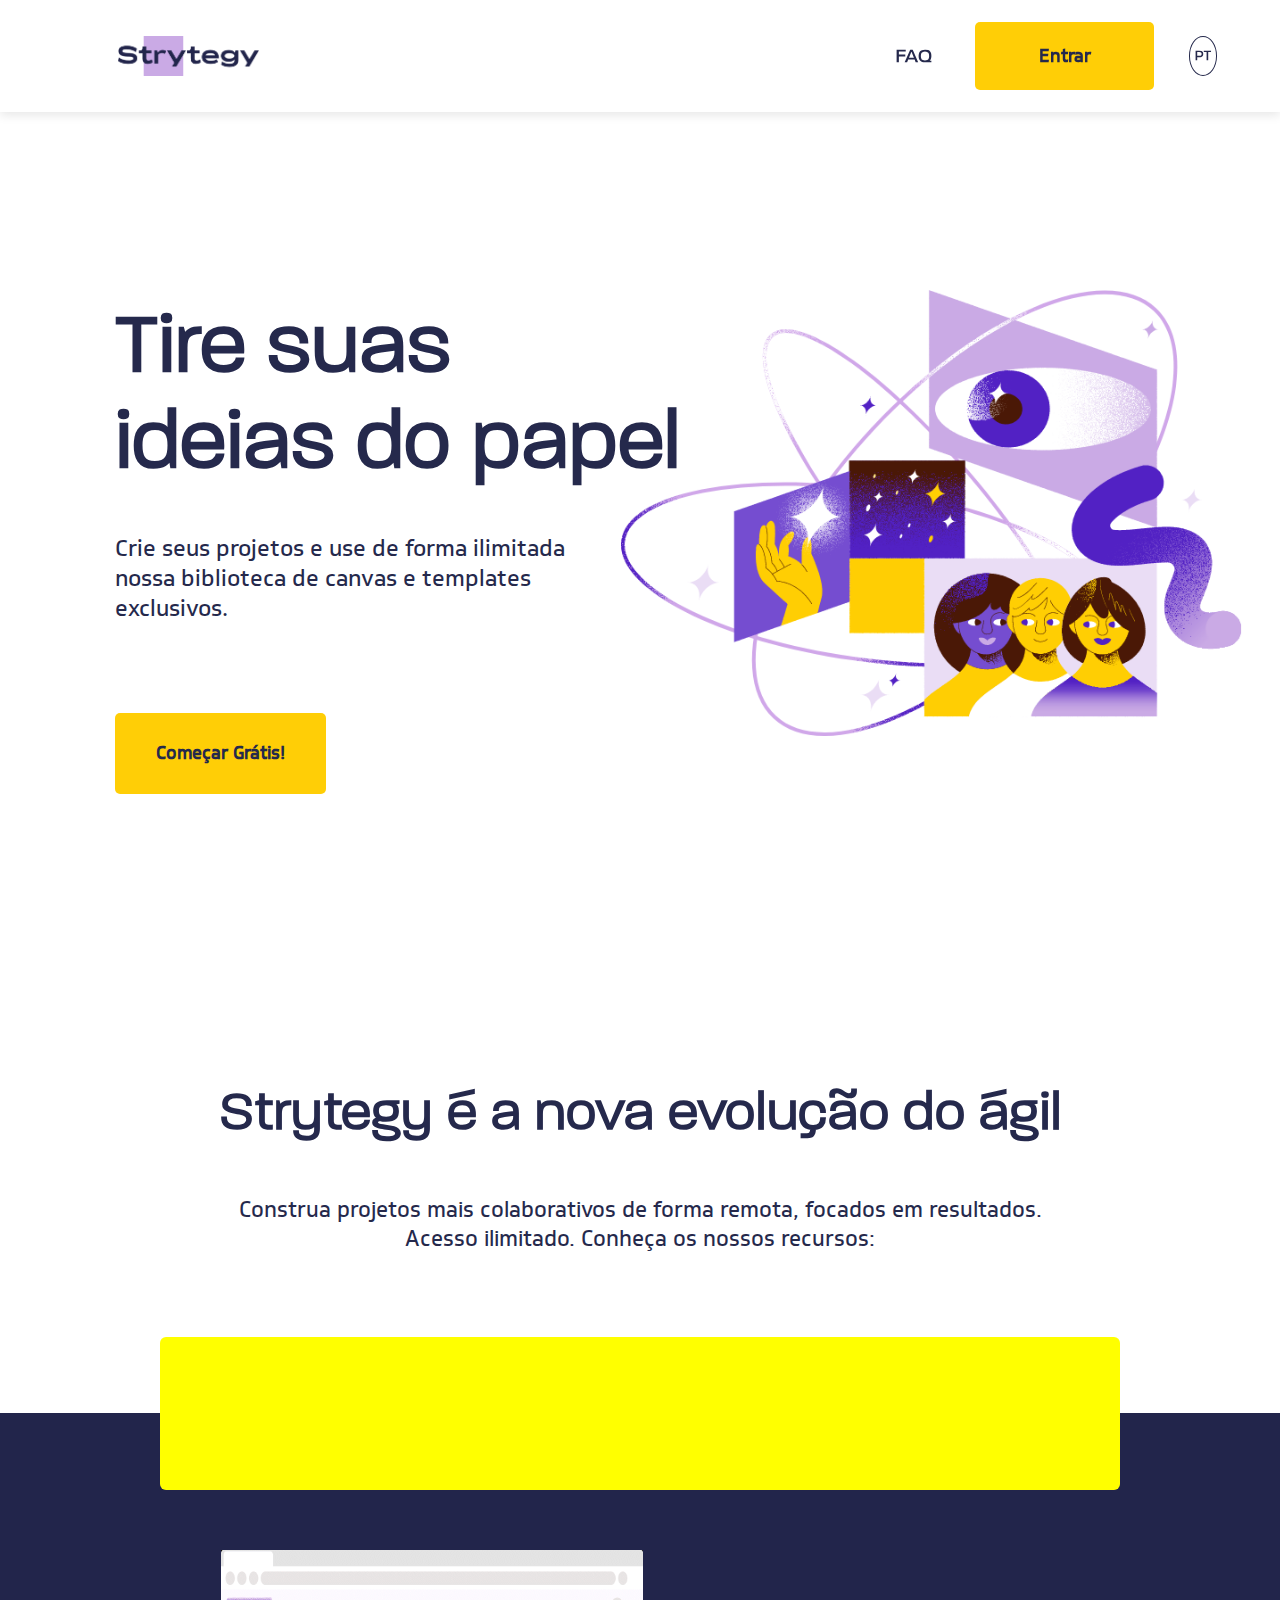
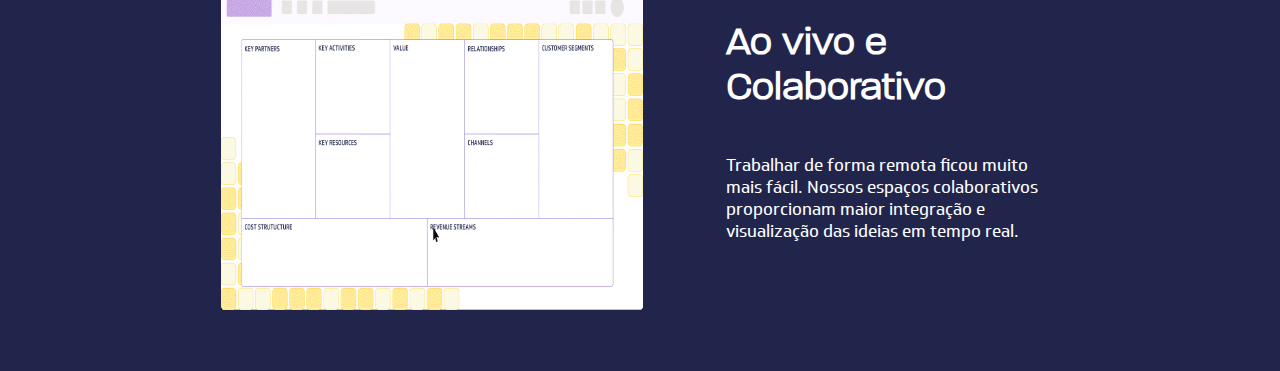
<file: index.html>
<html>

<head>
    <title>Strytegy</title>
    <link rel="stylesheet" href="./assets/style/style.css">
</head>

<body>
    <header>
        <div class="header__container">
            <figure class="header__logo">
                <a href="https://www.strytegy.com/pt-br/">
                    <img class="header__logo--img" src="./assets/img/logo-cf33a1f1c3438e92e3b62f6b15e71932.png"
                        alt="Strytegy Logo">
                </a>
            </figure>
            <nav class="header__nav">
                <span class="header__nav--button-faq">
                    <a href="https://www.strytegy.com/faq/pt-br/">faq</a>
                </span>
                <span class="header__span--yellow-button">
                    <a href="https://go.strytegy.com/">
                        <button class="header__nav--button-yellow">
                            entrar
                        </button>
                    </a>
                </span>
                <span>
                    <a href="https://www.strytegy.com/en-us/">
                        <button class="header__nav--button-language">
                            pt
                        </button>
                    </a>
                </span>
            </nav>
        </div>
    </header>
    <main class="main__container">
        <section class="main__section--intro-wrapper">
            <div class="main__intro">
                <div class="main__intro--title">
                    <h1>Tire suas ideias do papel</h1>
                </div>
                <div class="main__intro--subtitle">
                    <p>Crie seus projetos e use de forma ilimitada nossa biblioteca de canvas e templates exclusivos.
                    </p>
                </div>
                <div class="main__intro--yellow-button">
                    <a href="https://go.strytegy.com/signup?language=pt-br">
                        <button class="main__intro--button">começar grátis!</button>
                    </a>
                </div>
            </div>
        </section>
        <section class="main__section--feature-wrapper">
            <div>
                <div class="main__feature--title">
                <div class="main__title-box--h2">
                    <h2>Strytegy é a nova evolução do ágil</h2>
                </div>
                <div class="main__title-box--text">
                    <p>Construa projetos mais colaborativos de forma remota, focados em resultados. </p>
                    <p>Acesso ilimitado. Conheça os nossos recursos:</p>
                </div>
            </div>
            <div>
                <div class="main__feature--links-wrapper">
                    <div class="main__feature--links">

                    </div>
                </div>
                <div class="main__feature--resources">
                    <figure class="main__resources--img">
                        <img src="./assets/img/feature-meeting-9cf50dd5f3776a598ae12991f992de91.gif" alt="">
                    </figure>
                    <div class="main__resources--text-wrapper">
                        <h2 class="main__resources--h2">Ao vivo e Colaborativo</h2>
                        <p class="main__resources--p">Trabalhar de forma remota ficou muito mais fácil. Nossos espaços colaborativos proporcionam maior integração e visualização das ideias em tempo real.</p>
                    </div>
                </div>
            </div>
            </div>
        </section>
    </main>
    <footer></footer>
</body>

</html>
</file>
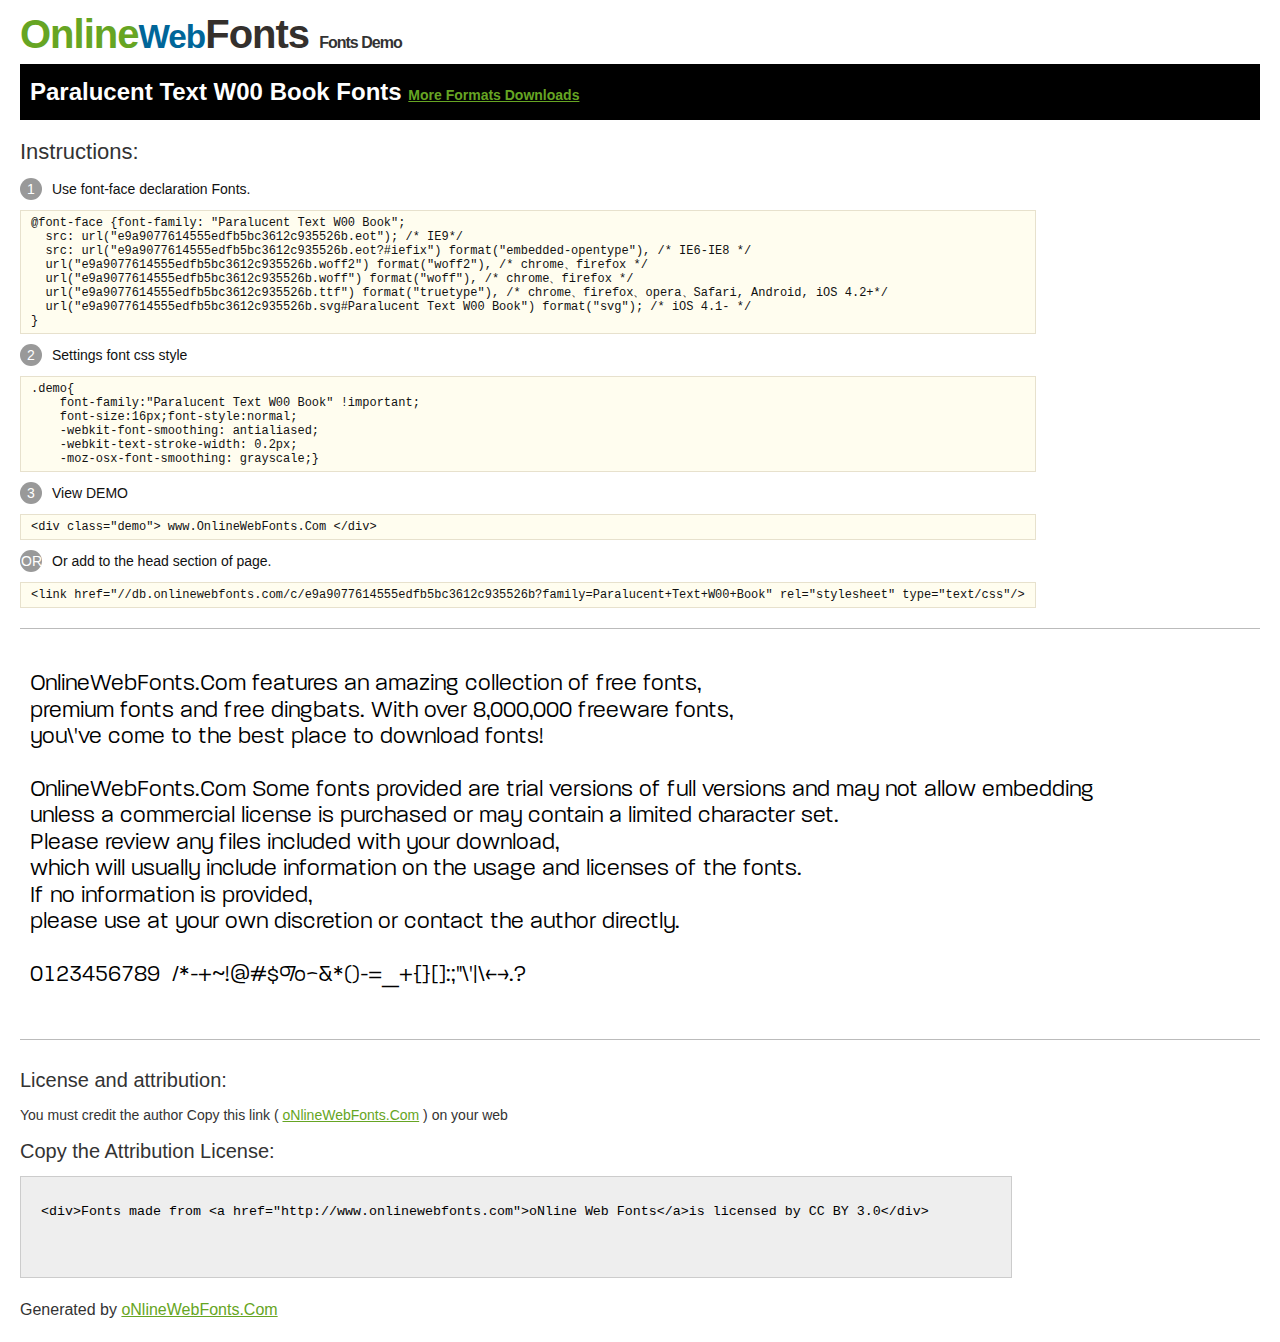
<file: assets/fonts/Paralucent/@font-face/Demo.html>
<!DOCTYPE html>
<html>
<head>
<meta charset="utf-8"/>
<title>Paralucent Text W00 Book Font - OnlineWebFonts.COM</title>
<style type="text/css">
@font-face {font-family: "Paralucent Text W00 Book";
  src: url("e9a9077614555edfb5bc3612c935526b.eot"); /* IE9*/
  src: url("e9a9077614555edfb5bc3612c935526b.eot?#iefix") format("embedded-opentype"), /* IE6-IE8 */
  url("e9a9077614555edfb5bc3612c935526b.woff2") format("woff2"), /* chrome、firefox */
  url("e9a9077614555edfb5bc3612c935526b.woff") format("woff"), /* chrome、firefox */
  url("e9a9077614555edfb5bc3612c935526b.ttf") format("truetype"), /* chrome、firefox、opera、Safari, Android, iOS 4.2+*/
  url("e9a9077614555edfb5bc3612c935526b.svg#Paralucent Text W00 Book") format("svg"); /* iOS 4.1- */
}
*{margin:0;padding:0;list-style:none;}pre{border:solid 1px #e7e1cd;background-color:#fffdef;overflow:auto;font-size:12px;line-height:14px;margin-top:10px;margin-right:0;margin-bottom:10px;margin-left:0;padding-top:5px;padding-right:10px;padding-bottom:5px;padding-left:10px;}.demo pre{color:#000;line-height: 1.2em;font-family:"Paralucent Text W00 Book"!important;font-size:22px;background-color:#FFF;border-top-width:0px;border-right-width:0px;border-bottom-width:0px;border-left-width:0px;}body{font-family:sans-serif;line-height:1.5;font-size:16px;padding:20px;color:#333;}:hover,:before,:after{-webkit-transition:all 0.1s ease-in;-moz-transition:all 0.1s ease-in;-ms-transition:all 0.1s ease-in;-o-transition:all 0.1s ease-in;transition:all 0.1s ease-in;}*{-moz-box-sizing:border-box;-webkit-box-sizing:border-box;box-sizing:border-box;margin:0;padding:0;}a{color:#66A523;}h1.logo{font-size:40px;letter-spacing:-1px;margin-top:-16px;}h1.logo strong{font-size:16px;font-family:sans-serif;color:#333;}h1.logo a{color:#34302d;text-decoration:none;}h1.logo a span{color:#66A523;}h1.logo a small{color:#006699;}.info{float:left;font-size:14px;margin-top:15px;}.info ul{margin-left:0px;color:#111;margin-bottom:20px;}.info .exs{font-size:12px;color:#666;margin-left:35px;display:block;}.info ul li{margin-top:10px;list-style:none;}.info .numno{color:#fff;border-radius:20px;padding:1px;display:inline-block;width:22px;height:22px;text-align:center;margin-right:10px;background-color:#999999;}.info ul strong{font-weight:normal;color:#000;}.info .inst{font-size:22px;margin-bottom:10px;}.demo{float:left;width:100%;height:auto;border-top-width:1px;border-top-style:solid;border-top-color:#bbb;border-bottom-width:1px;border-bottom-style:solid;border-bottom-color:#bbb;padding-bottom:10px;}.demo .demo_svg{float:left;height:auto;width:100px;margin-right:5px;margin-left:5px;margin-bottom:10px;}.demo .demo_svg i{float:left;height:80px;width:80px;text-align:center;font-size:40px;margin-left:10px;line-height:80px;color:#777;}.demo .demo_svg .code{float:left;height:20px;width:100%;overflow:hidden;text-align:center;line-height:20px;font-size:11px;color:#666;}.demo .demo_svg .txt{float:left;height:20px;width:100%;font-size:11px;text-align:center;white-space:nowrap;overflow:hidden;line-height:20px;}.demo .demo_svg:hover i{font-size:60px;color:#333;}.by{padding-top:15px;float:left;width:100%;margin-top:10px;margin-right:0;margin-bottom:10px;margin-left:0;}.by{margin-bottom:10px;font-size:20px;}.by .attr{font-size:14px;color:#333;padding-top:10px;padding-bottom:10px;}textarea{width:80%;height:auto;border:1px solid #CCC;resize:none;background:#EEE;padding:20px;float:left;margin-top:10px;line-height:30px;}#footer{float:left;width:100%;margin-top:10px;padding-bottom:20px;}h2{background-color:#000;padding-top:10px;padding-bottom:10px;padding-left:10px;color:#FFF;}
</style>
</head>
<body>
<h1 class="logo"> <a href="http://www.onlinewebfonts.com/"> <span>Online</span><small>Web</small>Fonts</a> <strong>Fonts Demo</strong></h1>
<h2>
Paralucent Text W00 Book Fonts <a style="font-size:14px;" href="http://www.onlinewebfonts.com/download/e9a9077614555edfb5bc3612c935526b" target="_blank">More Formats Downloads</a></h2>
<div class="info">
  <div class="inst">Instructions:</div>
  <ul>
    <li>
      <p> <span class="numno">1</span>Use font-face declaration Fonts.<br />
        <span class="exs">
        <pre>
@font-face {font-family: "Paralucent Text W00 Book";
  src: url("e9a9077614555edfb5bc3612c935526b.eot"); /* IE9*/
  src: url("e9a9077614555edfb5bc3612c935526b.eot?#iefix") format("embedded-opentype"), /* IE6-IE8 */
  url("e9a9077614555edfb5bc3612c935526b.woff2") format("woff2"), /* chrome、firefox */
  url("e9a9077614555edfb5bc3612c935526b.woff") format("woff"), /* chrome、firefox */
  url("e9a9077614555edfb5bc3612c935526b.ttf") format("truetype"), /* chrome、firefox、opera、Safari, Android, iOS 4.2+*/
  url("e9a9077614555edfb5bc3612c935526b.svg#Paralucent Text W00 Book") format("svg"); /* iOS 4.1- */
}
</pre>
      </span> 
    </li>
    <li>
      <p> <span class="numno">2</span>Settings font css style <br />
      <span class="exs">
<pre>
.demo{
    font-family:"Paralucent Text W00 Book" !important;
    font-size:16px;font-style:normal;
    -webkit-font-smoothing: antialiased;
    -webkit-text-stroke-width: 0.2px;
    -moz-osx-font-smoothing: grayscale;}
</pre>
      </span> 
    </li>
    <li>
      <p> <span class="numno">3</span>View DEMO <br />
      <span class="exs"><pre>
&lt;div class="demo"&gt; www.OnlineWebFonts.Com &lt;/div&gt;
</pre></span> 
    </li>
    <li>
      <p> <span class="numno">OR</span>Or add to the head section of page. <br />
      <span class="exs"><pre>
&lt;link href="//db.onlinewebfonts.com/c/e9a9077614555edfb5bc3612c935526b?family=Paralucent+Text+W00+Book" rel="stylesheet" type="text/css"/&gt;
</pre></span> 
    </li>
  </ul>
</div>
<div class="demo">
<pre>

OnlineWebFonts.Com features an amazing collection of free fonts,
premium fonts and free dingbats. With over 8,000,000 freeware fonts, 
you\'ve come to the best place to download fonts! 

OnlineWebFonts.Com Some fonts provided are trial versions of full versions and may not allow embedding 
unless a commercial license is purchased or may contain a limited character set. 
Please review any files included with your download, 
which will usually include information on the usage and licenses of the fonts. 
If no information is provided, 
please use at your own discretion or contact the author directly. 

0123456789  /*-+~!@#$%^&*()-=_+{}[]:;"\'|\<>.?

</pre>
</div>

<div class="by">
<div class="by_title">License and attribution:</div>
<div class="attr">You must credit the author Copy this link ( <a href="http://www.onlinewebfonts.com" target="_blank">oNlineWebFonts.Com</a> ) on your web </div><div class="usetitle">Copy the Attribution License:</div>
<textarea onclick="this.focus();this.select();">&lt;div&gt;Fonts made from &lt;a href="http://www.onlinewebfonts.com"&gt;oNline Web Fonts&lt;/a&gt;is licensed by CC BY 3.0&lt;/div&gt;</textarea>
</div>
<div id="footer">
    <div>Generated by <a href="http://www.onlinewebfonts.com" target="_blank">oNlineWebFonts.Com</a></div>
</div>
</body>
</html>
</file>
<file: assets/style/style.css>
@font-face {
    font-family: "Soleto";
    src: url('../fonts/Soleto-Regular/Soleto-Regular.ttf');
  }
@font-face {
    font-family: "Paralucent";
    src: url("../fonts/Paralucent/Paralucent.ttf");
}
*{
    padding:0;
    margin: 0;
    box-sizing: border-box;
    text-decoration: none;
    color: #25294C;
}

.header__container{
    width: 100vw;
    height: 12.4vh;
    background-color: #fff;
    box-shadow: 0 3px 10px #0000001A;
    display: flex;
    align-items: center;
    justify-content: space-between;
    position: fixed;
}
.header__logo{
    margin-left: 9.2vw;
}
.header__logo--img{
    width: 11vw;
}
.header__nav{
    width: 32%;
    display: flex;
    align-items: center;
    justify-content: space-evenly;
}
.header__nav--button-faq a{
    width:3vw;
    font-size: 1.55vw;
    font-family: 'Paralucent';
    font-weight: bold;
    text-transform: uppercase;
    margin-right: 1.5vw;
}
.header__span--yellow-button{
    width: 14.8vw;
    display: flex;
    align-items: center;
}
.header__nav--button-yellow, .main__intro--button{
    width:14vw;
    height: 7.5vh;
    font-family: 'Soleto';
    font-size: 1.4vw;
    font-weight: 600;
    text-transform: capitalize;
    background-color: #FFCE06;
    border-radius: 5px;
    border:#FFCE06;
    cursor: pointer;
    transition: .4s ease;
}
.header__nav--button-yellow:hover{
    width:14.8vw;
    height: 8.5vh;
}
.header__nav--button-language{
    width:2.2vw;
    height: 4.4vh;
    font-family: 'Paralucent';
    font-size: 1.1vw;
    font-weight: bolder;
    text-transform: uppercase;
    border-radius: 50%;
    border: 1.5px solid;
    background: none;
    cursor: pointer;
    margin-right: 3vw;
}

.main__container{
    padding-top: 17vh;
}
.main__section--intro-wrapper{
    width: 97%;
    height: 80vh;
    display: flex;
    align-items: center;
    justify-content: flex-start;
    background-image: url('../img/Grupo\ 10149.png');
    background-repeat: no-repeat;
    background-position: right;
    background-size: 50% auto;
}
.main__intro{
    width: 55%;
    height: 100%;
    padding-left: 9vw;
    display: flex;
    flex-direction: column;
    justify-content: center;
}
.main__intro--title{
    font-family: 'Paralucent';
    font-weight: bolder;
    font-size: 3.2vw;
    margin-bottom: 5vh;
}
.main__intro--subtitle{
    width: 80%;
    font-family: 'Soleto';
    font-size: 1.8vw;
    margin-bottom: 2vh;
}
.main__intro--yellow-button{
    width: 100%;
    height: 10vh;
    padding-top: 3vh;
}
.main__intro--button{
    width:16.5vw;
    height: 9vh;
    margin-top: 5vh;
}
.main__intro--button:hover{
    width:17.5vw;
    height: 9.5vh;
}
.main__feature--title{
    height: 60vh;
    display: flex;
    flex-direction: column;
    align-items: center;
}
.main__title-box--h2{
    height: 50%;
    font-family: 'Paralucent';
    font-size: 2.8vw;
    font-weight: bolder;
    display: flex;
    align-items: flex-end;
}
.main__title-box--text{
    height: 30%;
    font-family: 'Soleto';
    font-size: 1.7vw;
    display: flex;
    flex-direction: column;
    align-items: center;
    justify-content: center;
}
.main__feature--resources{
    height: 62vh;
    background-color: #22254B;color: white;
    display: flex;
    align-items: center;
    justify-content: center;
    padding-top: 8.5vh;
}
.main__resources--img{
    width:34vw;
    margin-right: 5.5vw;
}
.main__resources--img img{
    width: 33vw;
    height: 40vh;
}
.main__resources--text-wrapper{
    width:26vw;
}
.main__resources--h2{
    color: white;
    font-family: 'Paralucent';
    font-size: 3vw;
    padding-bottom: 5vh;
}
.main__resources--p{
    color: #fff;
    font-family: 'Soleto';
    font-size: 1.3vw;
}
.main__feature--links-wrapper{
    width: 100%;
    display: flex;
    justify-content: center;
}
.main__feature--links{
    width: 75vw;
    height: 17vh;
    border-radius: 6px;
    background-color: yellow;
    display: flex;
    align-self: center;
    position: absolute;
}
</file>
